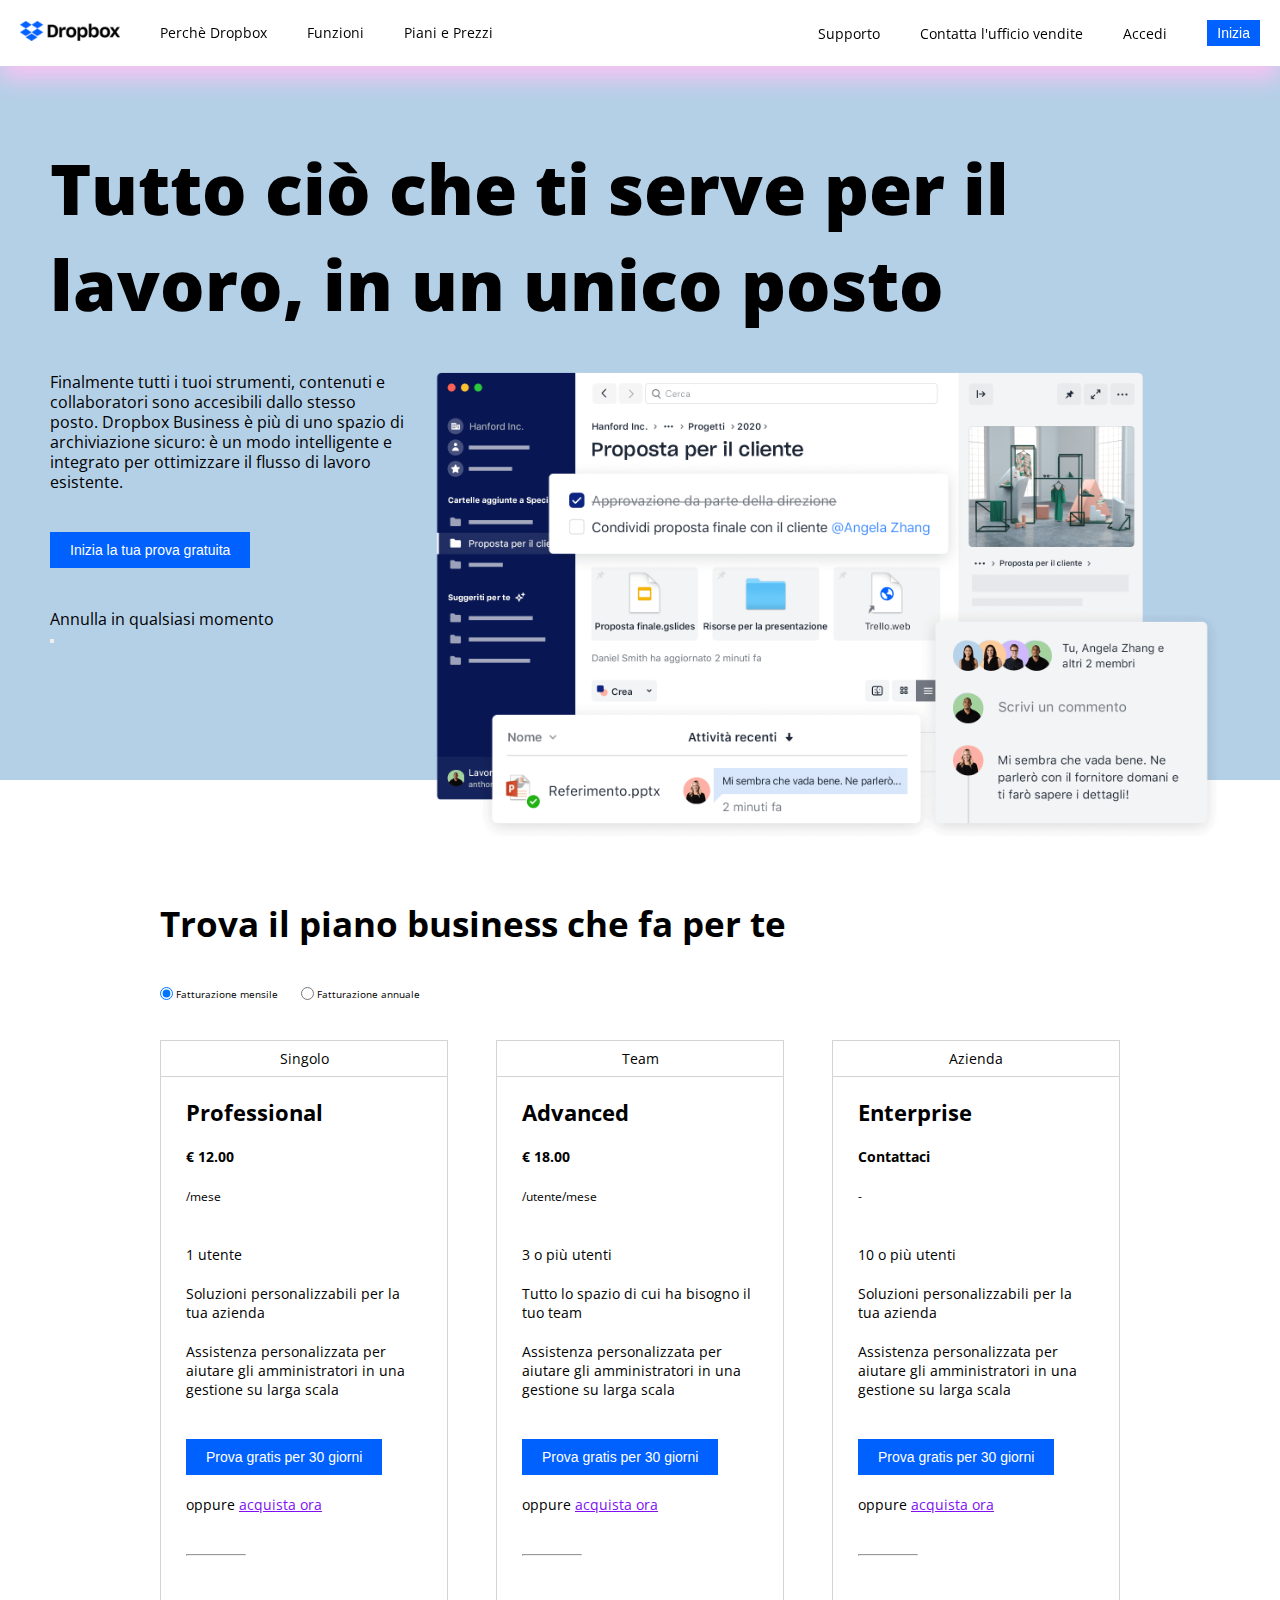
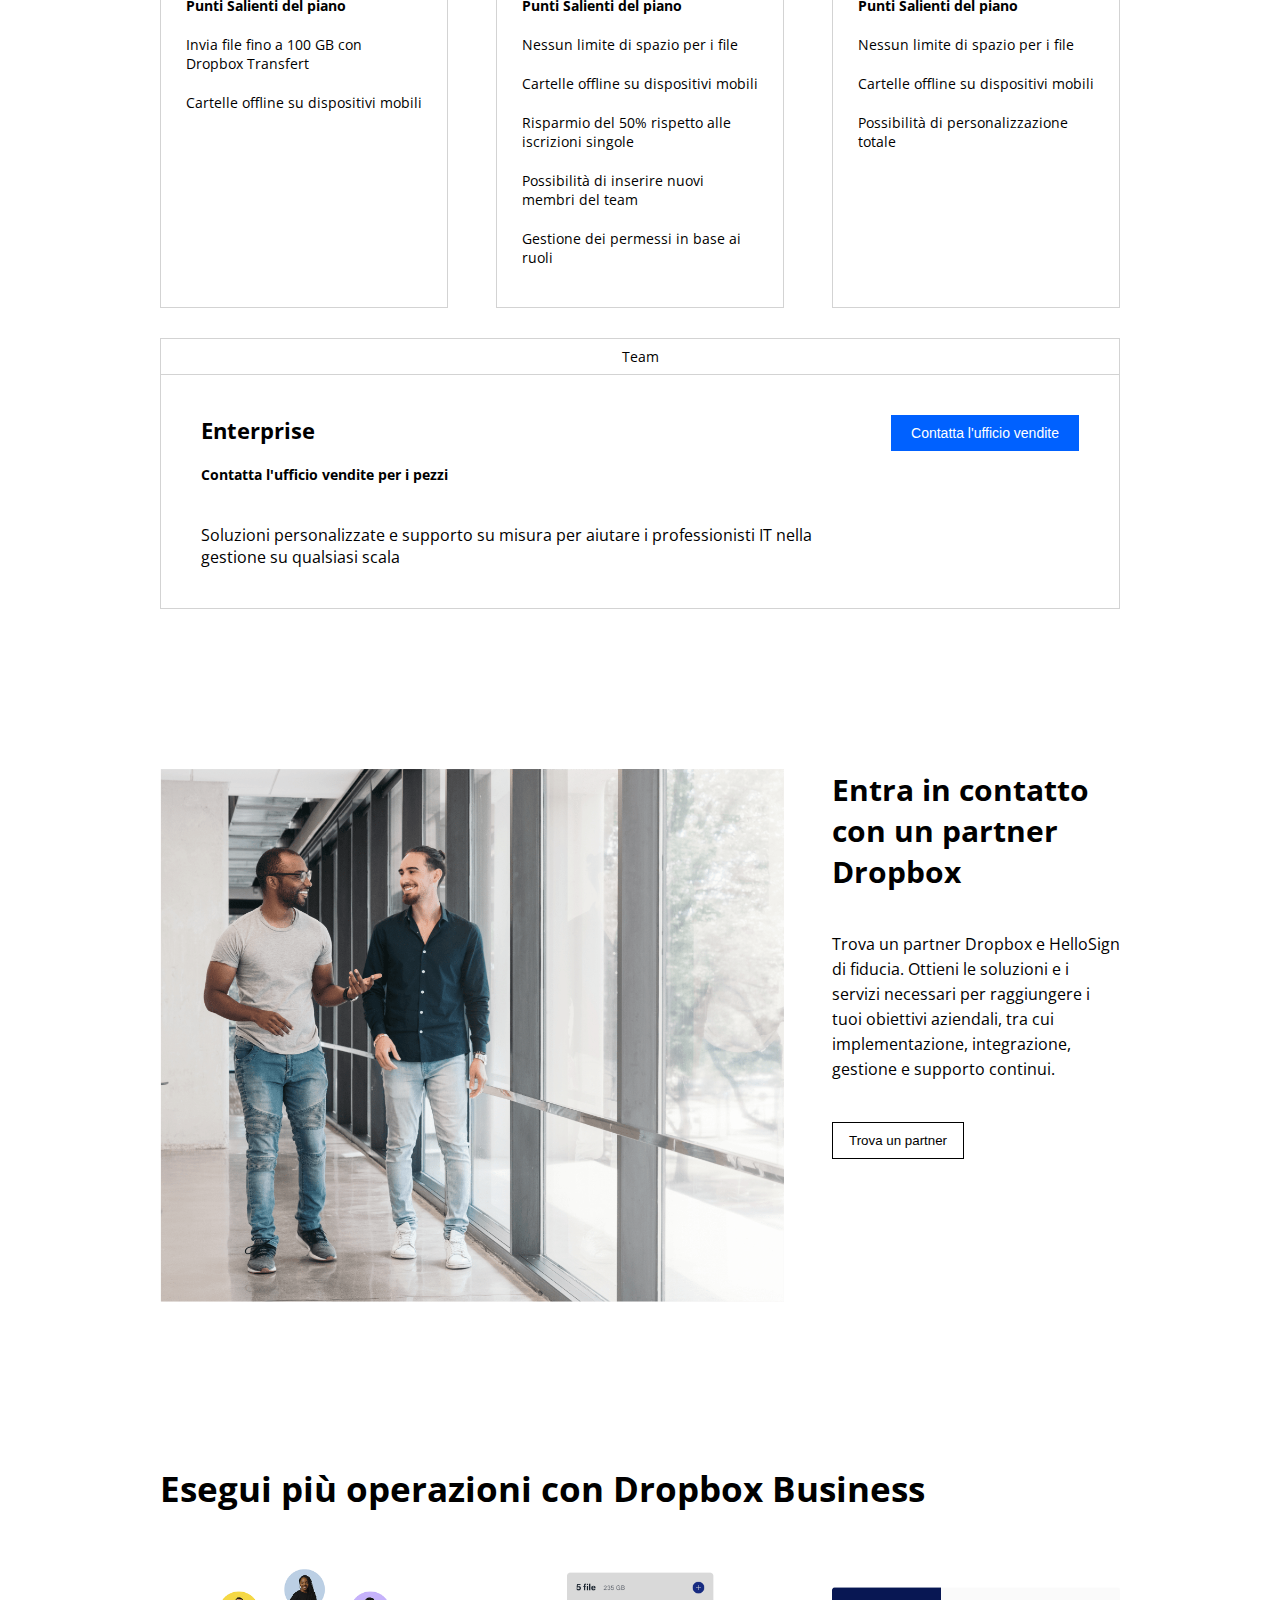
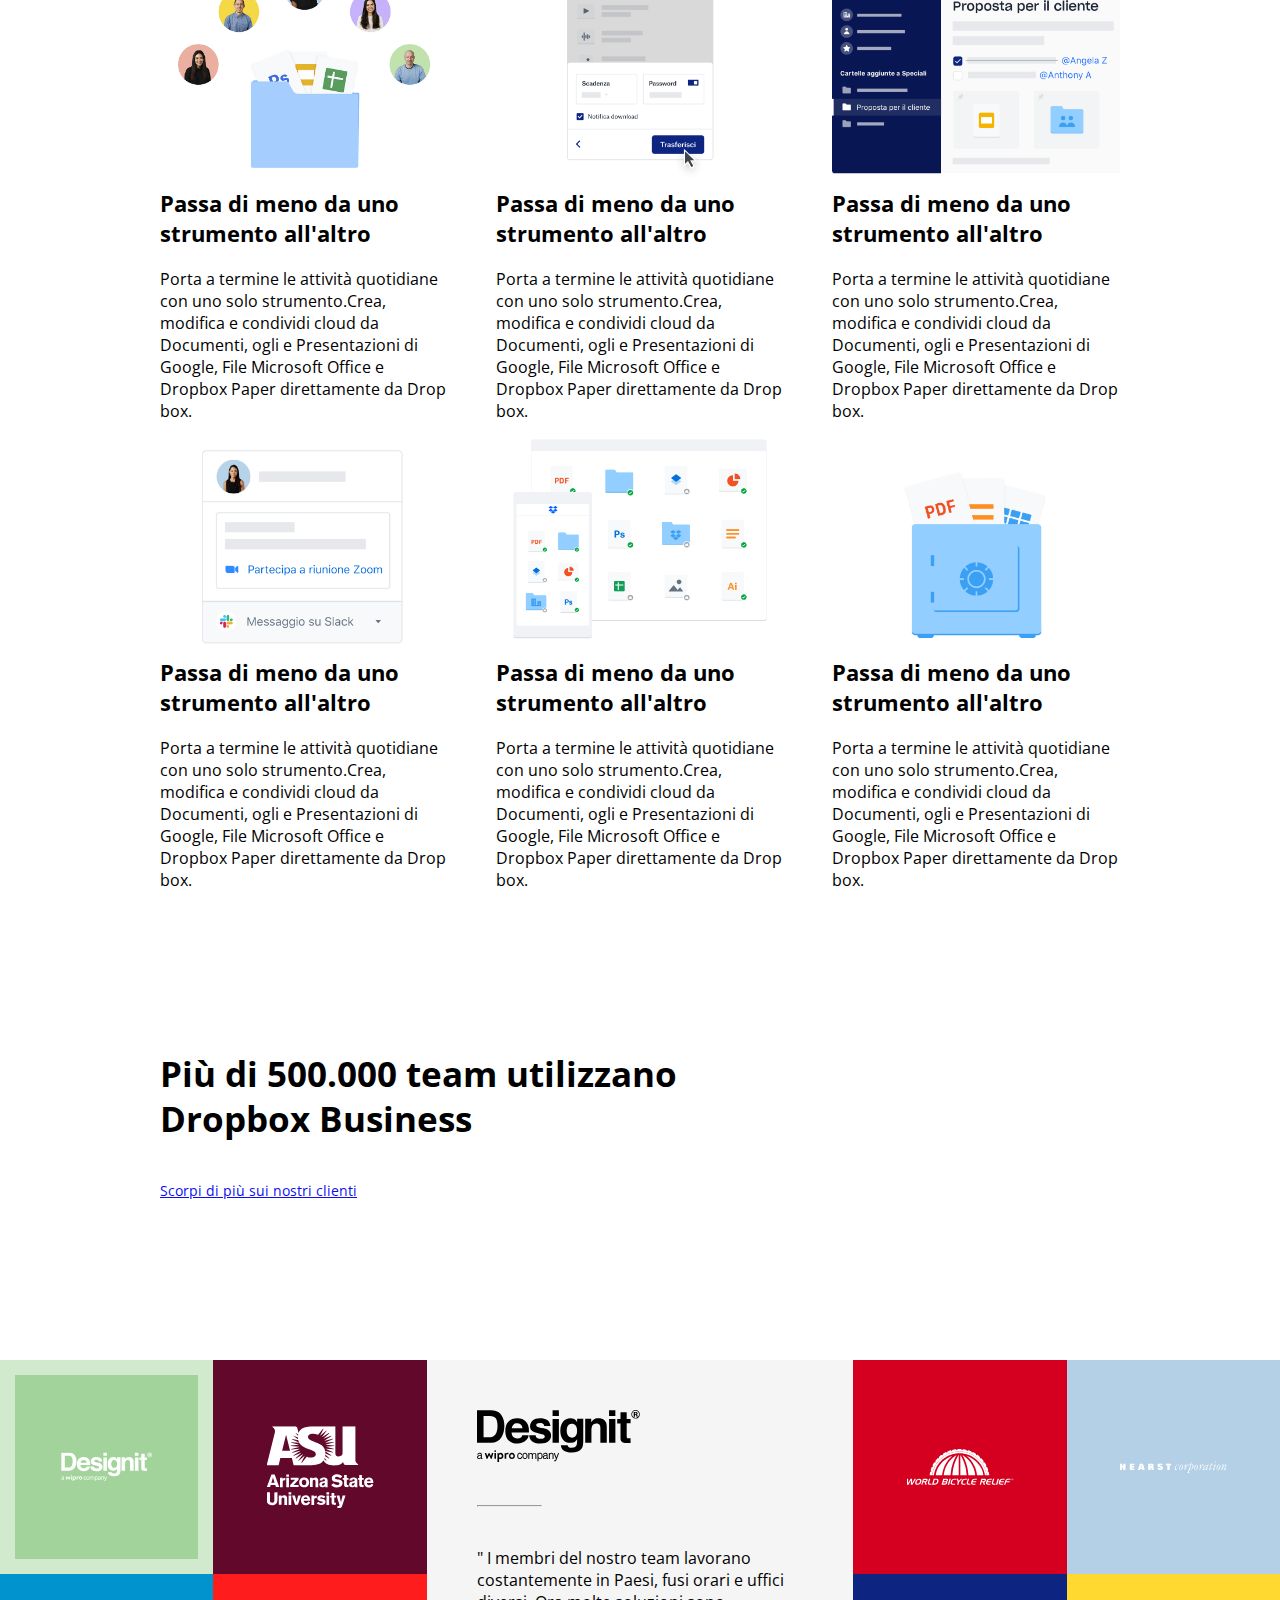
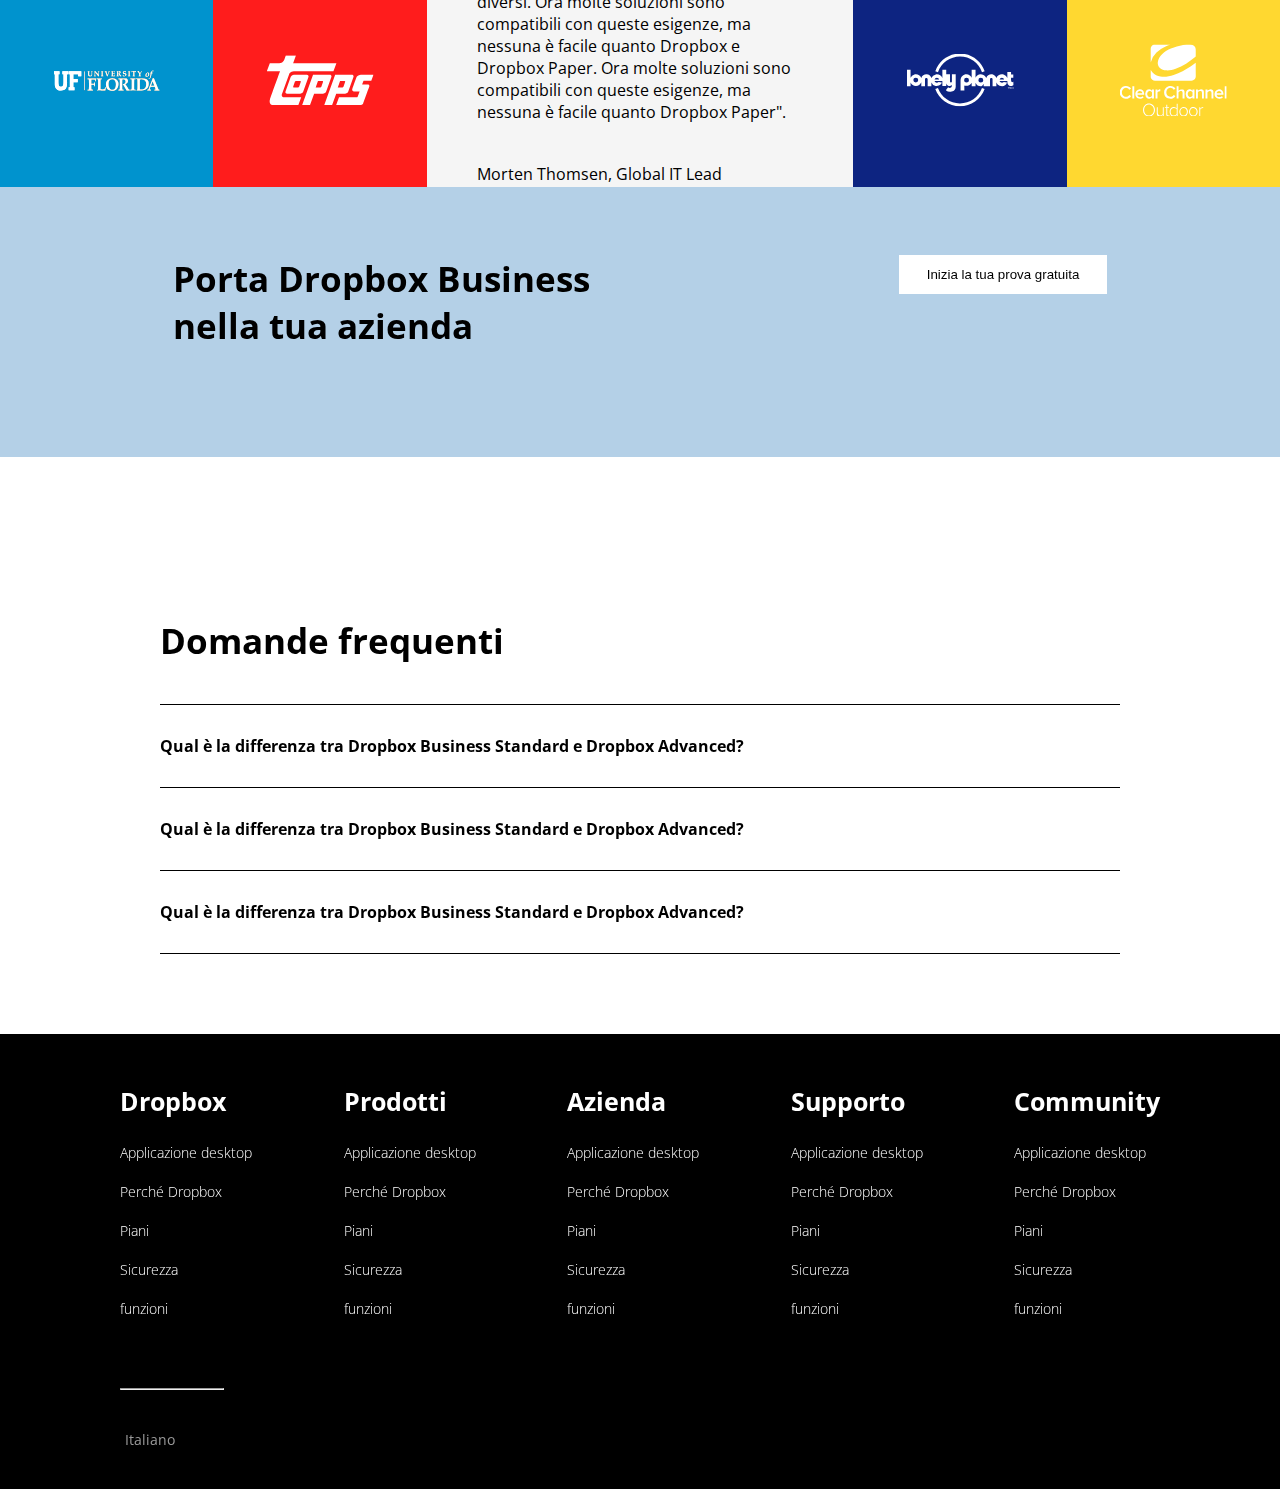
<file: index.html>
<!DOCTYPE html>
<html lang="en">
<head>
    <meta charset="UTF-8">
    <meta http-equiv="X-UA-Compatible" content="IE=edge">
    <meta name="viewport" content="width=device-width, initial-scale=1.0">
    <!-- Google font  -->
    <link rel="preconnect" href="https://fonts.googleapis.com">
    <link rel="preconnect" href="https://fonts.gstatic.com" crossorigin>
    <link href="https://fonts.googleapis.com/css2?family=Open+Sans:wght@300;400;500;600;700;800&display=swap" rel="stylesheet">
    <!-- font awesome  -->
    <link rel="stylesheet" href="https://cdnjs.cloudflare.com/ajax/libs/font-awesome/6.2.1/css/all.min.css" integrity="sha512-MV7K8+y+gLIBoVD59lQIYicR65iaqukzvf/nwasF0nqhPay5w/9lJmVM2hMDcnK1OnMGCdVK+iQrJ7lzPJQd1w==" crossorigin="anonymous" referrerpolicy="no-referrer" />
    <link rel="stylesheet" href="assets/css/style.css">
    <title>Dropbox Lookalike</title>
</head>
<body>

    <!-- header  -->
    <header class="row sp-btwn">
        <nav class="nav-left">
            <ul class="row">
                <li>
                    <a href=".">
                        <img src="assets/images/logo-small.png" alt="dropbox logo" class="drop-logo">
                    </a>
                </li>
                <li>
                    <a href="./perchédrop.html" target="_blank" rel="noopener">Perchè Dropbox</a>
                </li>
                <li>
                    <a href="./funzioni.html" target="_blank" rel="noopener">Funzioni</a>
                </li>
                <li>
                    <a href="./prezzi.html " target="_blank" rel="noopener"">Piani e Prezzi</a>
                </li>
            </ul>
        </nav>
        <nav class="nav-right">
            <ul class="row">
                <li>
                    <a href="./supporto.html" target="_blank" rel="noopener"">Supporto</a>
                </li>
                <li>
                    <a href="./ufficiovendite.html" target="_blank" rel="noopener"">Contatta l'ufficio vendite</a>
                </li>
                <li>
                    <a href="./accedi.html " target="_blank" rel="noopener"">Accedi</a>
                </li>
                <li>
                    <a href="#">
                        <button class="nav-btn btn-primary">Inizia</button>
                    </a>
                </li>
            </ul>
        </nav>
    </header>
    <!-- /header  -->

    <!-- main  -->
    <main>
        <!-- jumbotron  -->
        <section class="jumbo-section">
            <div class="jumbo-top ctn-big">
                <h1 class="mb-40">Tutto ciò che ti serve per il lavoro, in un unico posto</h1>
                <div class="jumbo-bottom row">
                    <div class="jumbo-left w-30">
                        <p class="mb-40">Finalmente tutti i tuoi strumenti, contenuti e collaboratori sono accesibili dallo stesso posto. Dropbox Business è più di uno spazio di archiviazione sicuro: è un modo intelligente e integrato per ottimizzare il flusso di lavoro esistente.
                        </p>
                        <a href="#">
                            <button class="btn-primary mb-40">
                                Inizia la tua prova gratuita
                            </button>
                        </a>
                        <p>Annulla in qualsiasi momento</p>
                        <button>
                            <i class="fa-solid fa-arrow-down"></i>
                        </button>
                    </div>
                    <div class="jumbo-right w-70">
                        <img src="assets/images/jumbo.png" alt="funzionalità dropbox">
                    </div>
                </div>
            </div>
        </section>
        <!-- /jumbotron  -->

        <!-- Section 2 -->
        <section class="section-two">
            <div class="section-two ctn-mid">
                <h2>Trova il piano business che fa per te</h2>
                <label for="bill">
                    <input type="radio" name="bill" id="monthly-bill" checked> Fatturazione mensile
                </label>
                <label for="bill">
                    <input type="radio" name="bill" id="yearly-bill"> Fatturazione annuale
                </label>
                <!-- subs container -->
                <div class="subscription-plans row sp-btwn">
                     <!-- col 1  -->
                    <div class="single plan w-30">
                        <header class="plan-title">
                            <i class="fa-solid fa-user"></i>
                            <span>Singolo</span>
                        </header>
                        <article class="plan-info">
                            <h3 class="mb-20">Professional</h3>
                            <div class="mb-20"><strong>€ 12.00</strong></div>
                            <div class="mb-40">
                                <small>/mese</small>
                            </div>
                            <ul>
                                <li class="mb-20">
                                    <i class="fa-solid fa-user"></i>
                                    <span>1 utente</span>
                                </li>
                                <li class="mb-20">
                                    <i class="fa-solid fa-folder"></i>
                                    <span>Soluzioni personalizzabili per la tua azienda</span>
                                </li>
                                <li class="mb-40">
                                    <i class="fa-solid fa-share-nodes"></i>
                                    <span>Assistenza personalizzata per aiutare gli amministratori in una gestione su larga scala</span>
                                </li>
                                <li class="mb-20">
                                    <a href="#">
                                        <button class="btn-primary">
                                            Prova gratis per 30 giorni
                                        </button>
                                    </a>
                                </li>
                                <li class="mb-40">
                                    oppure 
                                    <a href="#" class="buy">acquista ora</a>
                                </li>
                            </ul>
                            <hr class="mb-40">
                            <h4 class="mb-20">Punti Salienti del piano</h4>
                            <ul>
                                <li class="mb-20">
                                    <i class="fa-solid fa-check"></i>
                                    <p>Invia file fino a 100 GB con Dropbox Transfert</p>
                                </li>
                                <li class="mb-20">
                                    <i class="fa-solid fa-check"></i>
                                    <p>Cartelle offline su dispositivi mobili</p>
                                </li>
                            </ul>
                        </article>
                    </div>
                    <!-- /col 1  -->
                    <!-- col 2  -->
                    <div class="Team plan w-30">
                        <header class="plan-title">
                            <i class="fa-solid fa-user"></i>
                            <span>Team</span>
                        </header>
                        <article class="plan-info">
                            <h3 class="mb-20">Advanced</h3>
                            <div class="mb-20"><strong>€ 18.00</strong></div>
                            <div class="mb-40">
                                <small>/utente/mese</small>
                            </div>
                            <ul>
                                <li class="mb-20">
                                    <i class="fa-solid fa-user"></i>
                                    <span>3 o più utenti</span>
                                </li>
                                <li class="mb-20">
                                    <i class="fa-solid fa-folder"></i>
                                    <span>
                                        Tutto lo spazio di cui ha bisogno il tuo team
                                    </span>
                                </li>
                                <li class="mb-40">
                                    <i class="fa-solid fa-share-nodes"></i>
                                    <span>Assistenza personalizzata per aiutare gli amministratori in una gestione su larga scala</span>
                                </li>
                                <li class="mb-20">
                                    <a href="#">
                                        <button class="btn-primary">
                                            Prova gratis per 30 giorni
                                        </button>
                                    </a>
                                </li>
                                <li class="mb-40">
                                    oppure 
                                    <a href="#" class="buy">acquista ora</a>
                                </li>
                            </ul>
                            <hr class="mb-40">
                            <h4 class="mb-20">Punti Salienti del piano</h4>
                            <ul>
                                <li class="mb-20">
                                    <i class="fa-solid fa-check"></i>
                                    <p>Nessun limite di spazio per i file</p>
                                </li>
                                <li class="mb-20">
                                    <i class="fa-solid fa-check"></i>
                                    <p>Cartelle offline su dispositivi mobili</p>
                                </li>
                                <li class="mb-20">
                                    <i class="fa-solid fa-check"></i>
                                    <p>Risparmio del 50% rispetto alle iscrizioni singole</p>
                                </li>
                                <li class="mb-20">
                                    <i class="fa-solid fa-check"></i>
                                    <p>Possibilità di inserire nuovi membri del team</p>
                                </li>
                                <li class="mb-20">
                                    <i class="fa-solid fa-check"></i>
                                    <p>Gestione dei permessi in base ai ruoli</p>
                                </li>
                            </ul>
                        </article>
                    </div>
                    <!-- /col 2  -->
                    <!-- col 3  -->
                    <div class="Business plan w-30">
                        <header class="plan-title">
                            <i class="fa-solid fa-user"></i>
                            <span>Azienda</span>
                        </header>
                        <article class="plan-info">
                            <h3 class="mb-20">Enterprise</h3>
                            <div class="mb-20"><strong>Contattaci</strong></div>
                            <div class="mb-40">
                                <small>-</small>
                            </div>
                            <ul>
                                <li class="mb-20">
                                    <i class="fa-solid fa-user"></i>
                                    <span>10 o più utenti</span>
                                </li>
                                <li class="mb-20">
                                    <i class="fa-solid fa-folder"></i>
                                    <span>Soluzioni personalizzabili per la tua azienda</span>
                                </li>
                                <li class="mb-40">
                                    <i class="fa-solid fa-share-nodes"></i>
                                    <span>Assistenza personalizzata per aiutare gli amministratori in una gestione su larga scala</span>
                                </li>
                                <li class="mb-20">
                                    <a href="#">
                                        <button class="btn-primary">
                                            Prova gratis per 30 giorni
                                        </button>
                                    </a>
                                </li>
                                <li class="mb-40">
                                    oppure 
                                    <a href="#" class="buy">acquista ora</a>
                                </li>
                            </ul>
                            <hr class="mb-40">
                            <h4 class="mb-20">Punti Salienti del piano</h4>
                            <ul>
                                <li class="mb-20">
                                    <i class="fa-solid fa-check"></i>
                                    <p>Nessun limite di spazio per i file</p>
                                </li>
                                <li class="mb-20">
                                    <i class="fa-solid fa-check"></i>
                                    <p>Cartelle offline su dispositivi mobili</p>
                                </li>
                                <li class="mb-20">
                                    <i class="fa-solid fa-check"></i>
                                    <p>Possibilità di personalizzazione totale</p>
                                </li>
                            </ul>
                        </article>
                    </div>
                    <!-- /col 3  -->
                </div>
            </div>
            <!-- /subs container -->

            <div class="client-service ctn-mid">
                <div class="title">
                    <i class="fa-solid fa-building"></i>
                    <span>Team</span>
                </div>
                <div class="info row">
                    <div class="info-left w-70">
                        <h3 class="mb-20">Enterprise</h3>
                        <h4 class="mb-40">Contatta l'ufficio vendite per i pezzi</h4>
                        <p>Soluzioni personalizzate e supporto su misura per aiutare i professionisti IT nella gestione su qualsiasi scala</p>
                    </div>
                    <div class="info-right row w-30">
                        <div>
                            <a href="#">
                                <button class="btn-primary">
                                    Contatta l'ufficio vendite
                                </button>
                            </a>
                        </div>
                    </div>
                </div>
            </div>
        </section>
        <!-- /Section 2 -->
        <!--  Section 3 -->
        <section class="section-three ctn-mid row sp-btwn">
            <div class="left">
                <img src="assets/images/partner.png" alt="business partners">
            </div>
            <div class="right w-30">
                <h2 class="mb-40">Entra in contatto con un partner Dropbox</h2>
                <p class="mb-40">Trova un partner Dropbox e HelloSign di fiducia. Ottieni le soluzioni e i servizi necessari per raggiungere i tuoi obiettivi aziendali, tra cui implementazione, integrazione, gestione e supporto continui.</p>
                <a href="#">
                    <button>Trova un partner</button>
                </a>
            </div>
        </section>
        <!-- /Section 3 -->
        <!--  Section 4 -->
        <section class="section-four ctn-mid">
            <h2>Esegui più operazioni con Dropbox Business</h2>
            <div class="drop-business-ctn row sp-btwn">
                <div class="item w-30">
                    <img src="assets/images/business-feature-switching-tools.png" alt="dropbox business option">
                    <h3 class="mb-20">Passa di meno da uno strumento all'altro</h3>
                    <p>Porta a termine le attività quotidiane con uno solo strumento.Crea, modifica e condividi cloud da Documenti, ogli e Presentazioni di Google, File Microsoft Office e Dropbox Paper direttamente da Drop box.</p>
                </div>
                <div class="item w-30">
                    <img src="assets/images/business-feature-send-files-it.png" alt="dropbox business option">
                    <h3 class="mb-20">Passa di meno da uno strumento all'altro</h3>
                    <p>Porta a termine le attività quotidiane con uno solo strumento.Crea, modifica e condividi cloud da Documenti, ogli e Presentazioni di Google, File Microsoft Office e Dropbox Paper direttamente da Drop box.</p>
                </div>
                <div class="item w-30">
                    <img src="assets/images/business-feature-coordinate-it.png" alt="dropbox business option">
                    <h3 class="mb-20">Passa di meno da uno strumento all'altro</h3>
                    <p>Porta a termine le attività quotidiane con uno solo strumento.Crea, modifica e condividi cloud da Documenti, ogli e Presentazioni di Google, File Microsoft Office e Dropbox Paper direttamente da Drop box.</p>
                </div>
                <div class="item w-30">
                    <img src="assets/images/business-feature-integrations-it.png" alt="dropbox business option">
                    <h3 class="mb-20">Passa di meno da uno strumento all'altro</h3>
                    <p>Porta a termine le attività quotidiane con uno solo strumento.Crea, modifica e condividi cloud da Documenti, ogli e Presentazioni di Google, File Microsoft Office e Dropbox Paper direttamente da Drop box.</p>
                </div>
                <div class="item w-30">
                    <img src="assets/images/business-feature-multi-device.png" alt="dropbox business option">
                    <h3 class="mb-20">Passa di meno da uno strumento all'altro</h3>
                    <p>Porta a termine le attività quotidiane con uno solo strumento.Crea, modifica e condividi cloud da Documenti, ogli e Presentazioni di Google, File Microsoft Office e Dropbox Paper direttamente da Drop box.</p>
                </div>
                <div class="item w-30">
                    <img src="assets/images/business-feature-security.png" alt="dropbox business option">
                    <h3 class="mb-20">Passa di meno da uno strumento all'altro</h3>
                    <p>Porta a termine le attività quotidiane con uno solo strumento.Crea, modifica e condividi cloud da Documenti, ogli e Presentazioni di Google, File Microsoft Office e Dropbox Paper direttamente da Drop box.</p>
                </div>
            </div>
        </section>
        <!--  /Section 4 -->
        <!--   Section 5 -->
        <section class="section-five ctn-mid">
            <h2 class="mb-40">Più di 500.000 team utilizzano<br>Dropbox Business</h2>
            <a href="#">Scorpi di più sui nostri clienti</a>
        </section>
        <!--  /Section 5 -->
        <!--   Section 6 -->
        <section class="section-six">
            <div class="top row">
                <div class="left row">
                    <div class="sponsor-1">
                        <img src="assets/images/designit.svg" alt="designit sponsor">
                    </div>
                    <div class="sponsor-2">
                        <img src="assets/images/arizona_state_university.svg" alt="arizona state sponsor">
                    </div>
                    <div class="sponsor-3">
                        <img src="assets/images/university_of_florida.svg" alt="UF florida sponsor">
                    </div>
                    <div class="sponsor-4">
                        <img src="assets/images/topps.svg" alt="topps sponsor">
                    </div>
                </div>
                <div class="center">
                    <div class="mb-40">
                        <img src="assets/images/designit.svg" alt="designit sponsor">
                    </div>
                    <hr class="mb-40">
                    <p class="mb-40">" I membri del nostro team lavorano costantemente in Paesi, fusi orari e uffici diversi. Ora molte soluzioni sono compatibili con queste esigenze, ma nessuna è facile quanto Dropbox e Dropbox Paper. Ora molte soluzioni sono compatibili con queste esigenze, ma nessuna è facile quanto Dropbox Paper".</p>
                    <span>Morten Thomsen, Global IT Lead</span>
                </div>
                <div class="right row">
                    <div class="sponsor-5">
                        <img src="assets/images/world_bicycle_relief.svg" alt="world bicycle relief sponsor">
                    </div>
                    <div class="sponsor-6">
                        <img src="assets/images/hearst_corp.svg" alt="hearst sponsor">
                    </div>
                    <div class="sponsor-7">
                        <img src="assets/images/lonely_planet.svg" alt="lonely planet sponsor">
                    </div>
                    <div class="sponsor-8">
                        <img src="assets/images/clear_channel.svg" alt="clear channel outdoor sponsor">
                    </div>
                </div>
            </div>
            <div class="bottom row">
                <div class="ctn-mid row sp-btwn">
                    <h2>Porta Dropbox Business nella tua azienda</h2>
                    <a href="#">
                        <button>Inizia la tua prova gratuita</button>
                    </a>
                </div>
            </div>
        </section>
        <!--  /Section 6 -->
        <!--  Section 7 -->
        <section class="section-seven ctn-mid">
            <h2>Domande frequenti</h2>
                <div class="faq row sp-btwn">
                    <h4>Qual è la differenza tra Dropbox Business Standard e Dropbox Advanced?</h4>
                    <button class="btn-pop">
                        <i class="fa-solid fa-chevron-down"></i>
                        <i class="fa-solid fa-chevron-up"></i>
                    </button>
                    <p class="text-hidden">Dropbox è un servizio sicuro di archiviazione file basato sul cloud dove poter salvare tutti i tuoi file e accedervi da qualsiasi posizione e tramite qualsiasi dispositivo. È un'area di lavoro per team distribuiti dove poter organizzare i contenuti e accedervi in un unico spazio di lavoro del team. Per altre informazioni, consulta il nostro Centro assistenza.</p>
                </div>
            </div>
            </div>
            <div class="faq row sp-btwn">
                <h4>Qual è la differenza tra Dropbox Business Standard e Dropbox Advanced?</h4>
                <button class="btn-pop">
                    <i class="fa-solid fa-chevron-down"></i>
                    <i class="fa-solid fa-chevron-up"></i>
                </button>
                <p class="text-hidden">Dropbox è un servizio sicuro di archiviazione file basato sul cloud dove poter salvare tutti i tuoi file e accedervi da qualsiasi posizione e tramite qualsiasi dispositivo. È un'area di lavoro per team distribuiti dove poter organizzare i contenuti e accedervi in un unico spazio di lavoro del team. Per altre informazioni, consulta il nostro Centro assistenza.</p>
            </div>
            </div>
            <div class="faq row sp-btwn">
                <h4>Qual è la differenza tra Dropbox Business Standard e Dropbox Advanced?</h4>
                <button class="btn-pop">
                    <i class="fa-solid fa-chevron-down"></i>
                    <i class="fa-solid fa-chevron-up"></i>
                </button>
                <p class="text-hidden">Dropbox è un servizio sicuro di archiviazione file basato sul cloud dove poter salvare tutti i tuoi file e accedervi da qualsiasi posizione e tramite qualsiasi dispositivo. È un'area di lavoro per team distribuiti dove poter organizzare i contenuti e accedervi in un unico spazio di lavoro del team. Per altre informazioni, consulta il nostro Centro assistenza.</p>
            </div>
        </section>
        <!--  /Section 7 -->
    </main>
    <!-- /main  -->

    <!-- footer  -->
    <footer>
        <div class="footer-top ctn-foot row sp-btwn">
            <div class="footer-top-item">
                <h3>Dropbox</h3>
                <ul>
                    <li>Applicazione desktop</li>
                    <li>Perché Dropbox</li>
                    <li>Piani</li>
                    <li>Sicurezza</li>
                    <li>funzioni</li>
                </ul>
            </div>
            <div class="footer-top-item">
                <h3>Prodotti</h3>
                <ul>
                    <li>Applicazione desktop</li>
                    <li>Perché Dropbox</li>
                    <li>Piani</li>
                    <li>Sicurezza</li>
                    <li>funzioni</li>
                </ul>
            </div>
            <div class="footer-top-item">
                <h3>Azienda</h3>
                <ul>
                    <li>Applicazione desktop</li>
                    <li>Perché Dropbox</li>
                    <li>Piani</li>
                    <li>Sicurezza</li>
                    <li>funzioni</li>
                </ul>
            </div>
            <div class="footer-top-item">
                <h3>Supporto</h3>
                <ul>
                    <li>Applicazione desktop</li>
                    <li>Perché Dropbox</li>
                    <li>Piani</li>
                    <li>Sicurezza</li>
                    <li>funzioni</li>
                </ul>
            </div>
            <div class="footer-top-item">
                <h3>Community</h3>
                <ul>
                    <li>Applicazione desktop</li>
                    <li>Perché Dropbox</li>
                    <li>Piani</li>
                    <li>Sicurezza</li>
                    <li>funzioni</li>
                </ul>
            </div>
        </div>
        <div class="footer-bottom ctn-foot">
            <hr>
            <div>
                <i class="fa-solid fa-earth-americas"></i>
                <span>Italiano <i class="fa-solid fa-caret-up"></i></span>
            </div>

        </div>
    </footer>
    <!-- /footer  -->
    
</body>
</html>
</file>
<file: assets/css/style.css>
/****************************** RESET **************************
****************************************************************/

* {
    margin: 0;
    padding: 0;
    box-sizing: border-box;
}

html {
    font-size: 62.5%;
    scroll-behavior: smooth;
}

body {
    font-family: 'Open Sans', sans-serif;
}

/*************** REUSABLE CLASSES *****************
*****************************************************/

.row {
    display: flex;
}

.sp-btwn {
    justify-content: space-between;
}

a {
    text-decoration: none;
    color: black;
}

a:hover,
button:hover {
    cursor: pointer;
}

a, .btn-primary {
    font-size: 1.4rem;
}

ul li {
    list-style-type: none;
}

.btn-primary {
    background-color: #0061ff;
    color: #fff;
    border: 0;
}

p {
    font-size: 1.6rem;
}

.ctn-big {
    max-width: 1180px;
    margin: 0 auto;
}

.ctn-mid {
    max-width: 960px;
    margin: 0 auto;
}

.ctn-foot {
    max-width: 1040px;
    margin: 0 auto;
}

.ctn-mid h2 {
    font-size: 3.5rem;
    margin-bottom: 40px;
}

.mb-20 {
    margin-bottom: 20px;
}

.mb-40 {
    margin-bottom: 40px;
}

.mb-60 {
    margin-bottom: 60px;
}

.w-30 {
    width: 30%;
}

.w-70 {
    width: 70%;
}

main section:not(.jumbo-section) {
    padding: 80px 0;
}

/*************** HEADER *****************/

header:not(.subscription-plans .plan > header) {
    background-color: #fff;
    align-items: center;
    position: fixed;
    z-index: 400;
    top: 0;
    left: 0;
    right: 0;
    -webkit-box-shadow: 0px 15px 20px -1px rgba(242,196,242,1);
    -moz-box-shadow: 0px 15px 20px -1px rgba(242,196,242,1);
    box-shadow: 0px 15px 20px -1px rgba(242,196,242,1);
}

header .nav-left ul,
header .nav-right ul {
    align-items: center;
}

header .nav-left ul li,
header .nav-right ul li {
    padding: 10px;
    margin: 10px;
}

.nav-left ul li a .drop-logo {
    width: 100px;
}

.nav-right ul li .nav-btn {
    padding: 5px 10px;
}

.nav-left ul li,
.nav-right ul li  {
    position: relative;
}

.nav-left ul li a::after,
.nav-right ul li a::after {
    content: "";
    position: absolute;
    width: 0;
    left: 0;
    height: 0.125em;
    background: black;
    bottom: -0.25em;
    transition: ease .40s;
}

.nav-left ul li a:hover::after,
.nav-right ul li a:hover::after {
    width: 100%;
}

/*************** MAIN *****************/

/* Jumbotron */

.jumbo-section {
    background-color:  #b4d0e7;
    margin-bottom: 40px;
    padding-bottom: 80px;
}

.jumbo-section .jumbo-top {
    position: relative;
    top: 140px;
    text-align: left;
}

.jumbo-section .jumbo-top h1 {
    font-size: 7rem;
    font-weight: 900;
}

.jumbo-bottom .jumbo-right img {
    width: 100%;
}

.jumbo-bottom .jumbo-left p:nth-of-type(1) {
    line-height: 20px;
}


.jumbo-bottom .jumbo-left  a > .btn-primary {
    padding: 10px 20px;
}

.jumbo-bottom .jumbo-left button i {
    position: absolute;
    bottom: 70px;
    font-size: 5rem;
}

/************************* Section 2 *******************/



.section-two label {
    margin-right: 20px;
}

.section-two label input {
    margin-bottom: 40px;
    vertical-align: top;
}

.plan,
.client-service  {
    border: 1px solid lightgrey;
}

.subscription-plans .plan .plan-title,
.client-service .title {
    text-align: center;
    border-bottom: 1px solid lightgrey;
    padding: 8px 0;
}

.subscription-plans .plan .plan-title,
.client-service .title,
.subscription-plans .plan > article,
.subscription-plans .plan ul li > p,
.client-service .info .info-left h4 {
    font-size: 1.4rem;
}

.subscription-plans .plan .plan-info {
    padding: 20px 25px;
}

.subscription-plans .plan h3,
.client-service .info .info-left h3,
.drop-business-ctn .item h3 {
    font-size: 2.2rem;
}

.subscription-plans .plan hr {
    width: 60px;
}

.subscription-plans .plan ul li a > .btn-primary,
.client-service .info .info-right div a > .btn-primary {
    padding: 10px 20px;
}

.subscription-plans .plan ul li > .buy,
.subscription-plans .plan ul li > .fa-check {
    color: #8110f0;
}

.subscription-plans .plan ul li > .buy {
    text-decoration: underline;
}

.subscription-plans .plan ul li > p {
    display: inline;
}

.client-service {
    margin-top: 30px;
}

.client-service > .info {
    padding: 40px;
}

.client-service .info .info-right {
    justify-content: flex-end;
}

/************************* Section 3 *******************/

.section-three .left {
    width: 65%;
}

.section-three .left img {
    width: 100%;
}

.section-three .right h2 {
    font-size: 3rem;
}

.section-three .right p {
    line-height: 25px;
}

.section-three .right a > button {
    background-color: transparent;
    border: 1px solid black;
    padding: 10px 16px;
}

/************************* Section 4 *******************/

.drop-business-ctn {
    flex-wrap: wrap;
}

.drop-business-ctn .item img {
    width: 100%;
}

/************************* Section 5 *******************/

.section-five h2 {
    line-height: 45px;
}

.section-five a {
    text-decoration: underline;
    color: #0b0ef2;
}

/************************* Section 6 *******************/

.section-six .top .left,
.section-six .top .center,
.section-six .top .right {
    width: calc(100% / 3);
    height: calc(100vw / 3);
}

.section-six .top .left,
.section-six .top .right {
    flex-wrap: wrap;
}

.section-six .top .left div,
.section-six .top .right div {
    height: 50%;
    width: 50%;
    position: relative;
}

.section-six .top .left div img,
.section-six .top .right div img {
    width: 50%;
    position: absolute;
    top: 50%;
    left: 50%;
    transform: translate(-50%, -50%);
}

.section-six .left .sponsor-1 {
    background-color: #a2d39b;
    border: 15px solid #d1e9cd;
}

.section-six .left .sponsor-1 img,
.section-six .left .sponsor-3 img {
    filter: invert(100%);
}

.section-six .left .sponsor-2 {
    background-color: #61082b;
}

.section-six .left .sponsor-3 {
    background-color: #0093ce;
}

.section-six .left .sponsor-4 {
    background-color: #ff1c1c;
}

.section-six .top .center {
    background-color: #f5f5f5;
    padding: 50px;
    overflow: auto;
}

.section-six .top  .center div > img {
    width: 50%;
}

.section-six .top .center hr {
    width: 20%;
}

.section-six .top .center span {
    font-size: 1.6rem;
}

.section-six .right .sponsor-5 {
    background-color :#d5001f;
}

.section-six .right .sponsor-6 {
    background-color :#b4d0e7;
}

.section-six .right .sponsor-7 {
    background-color :#0d2481;
}

.section-six .right .sponsor-8 {
    background-color :#ffd830;
}

.section-six .bottom {
    background-color: #b4d0e7;
    height: 30vh;
    align-items: center;
}

.section-six .bottom h2 {
    width: 50%;
}

.section-six .bottom a > button {
    background-color: #fff;
    color: #000;
    padding: 12px 28px;
    border: 0;
}

/************************* Section 7 *******************/

.section-seven .faq {
    flex-wrap: wrap;
    padding: 30px 0;
    border-bottom: 1px solid #000;
}

.section-seven .faq:nth-of-type(1){
    border-top: 1px solid #000;
}

.faq > .text-hidden,
.faq .btn-pop > .fa-chevron-up {
    display: none;
}

.text-hidden {
    margin-top: 30px;
}

.btn-pop:hover + .text-hidden,
.btn-pop:hover .fa-chevron-up {
    display: block;
}

.btn-pop:hover .fa-chevron-down {
    display: none;
}

.section-seven .faq h4,
.section-seven .faq .text-pop {
    font-size: 1.6rem;
}

.section-seven .faq button {
    font-size: 1.2rem;
    margin-right: 30px;
    border: 0;
    background-color: transparent;
}


/*************** FOOTER *****************/

footer {
    background-color: #000;
    color: #fff;
}

.footer-top {
    padding: 50px 0;
}

.footer-top .footer-top-item h3 {
    font-size: 2.5rem;
    margin-bottom: 25px;
}

.footer-top .footer-top-item ul li {
    font-size: 1.4rem;
    font-weight: 300;
    margin-bottom: 20px;
}

.footer-bottom hr {
    width: 10%;
}

.footer-bottom {
    color: #999999;
}

.footer-bottom > div {
    padding: 40px 0;
    font-size: 1.4rem;
}

.footer-bottom div span,
.footer-bottom div span i {
    margin-left: 5px;
}
</file>
